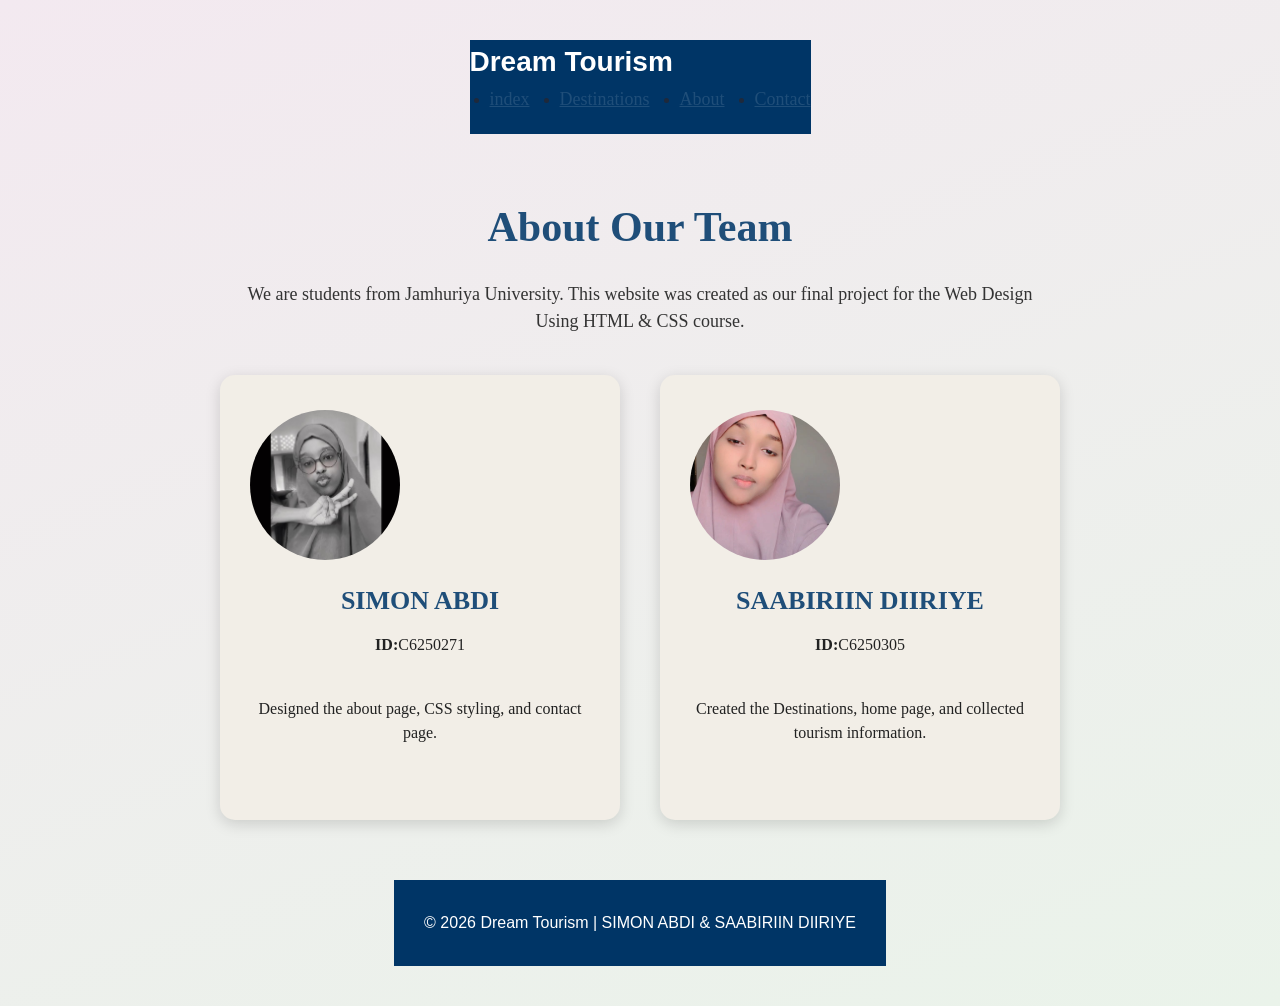
<file: About.html>
<!DOCTYPE html>
<html lang="en">
<head>
    <meta charset="UTF-8">
    <meta name="viewport" content="width=device-width, initial-scale=1.0">
    <title>About Us</title>
    <link rel="stylesheet" href="cdddd.css">
    
</head>
<body>
<style>
    
</style>

<header>
    <div class="logo">
        <h2>Dream Tourism</h2>
    </div>

    <nav>
        <ul>
            <li><a href="index.html">index</a></li>
            <li><a href="Destination.html">Destinations</a></li>
            <li><a href="About.html">About</a></li>
            <li><a href="Contact.html">Contact</a></li>
        </ul>
    </nav>
</header>

<main>

<section class="about">

<h1>About Our Team</h1>

<p>
We are students from Jamhuriya University. This website was created as our final project for the Web Design Using HTML & CSS course.
</p>

<div class="team">

<div class="member">
<img src="simoon.jpeg" alt="Student 1">

<h2>SIMON ABDI</h2>

<p><strong>ID:</strong>C6250271</p>

<p>
Designed the about page, CSS styling, and contact page.
</p>

</div>

<div class="member">

<img src="Saabiriin.jpeg" alt="Student 2">

<h2>SAABIRIIN DIIRIYE</h2>

<p><strong>ID:</strong>C6250305</p>

<p>
Created the Destinations, home page, and collected tourism information.
</p>

</div>

</div>

</section>

</main>

<footer>

<p>
©️ 2026 Dream Tourism | SIMON ABDI & SAABIRIIN DIIRIYE
</p>

</footer>

</body>
</html>
</file>
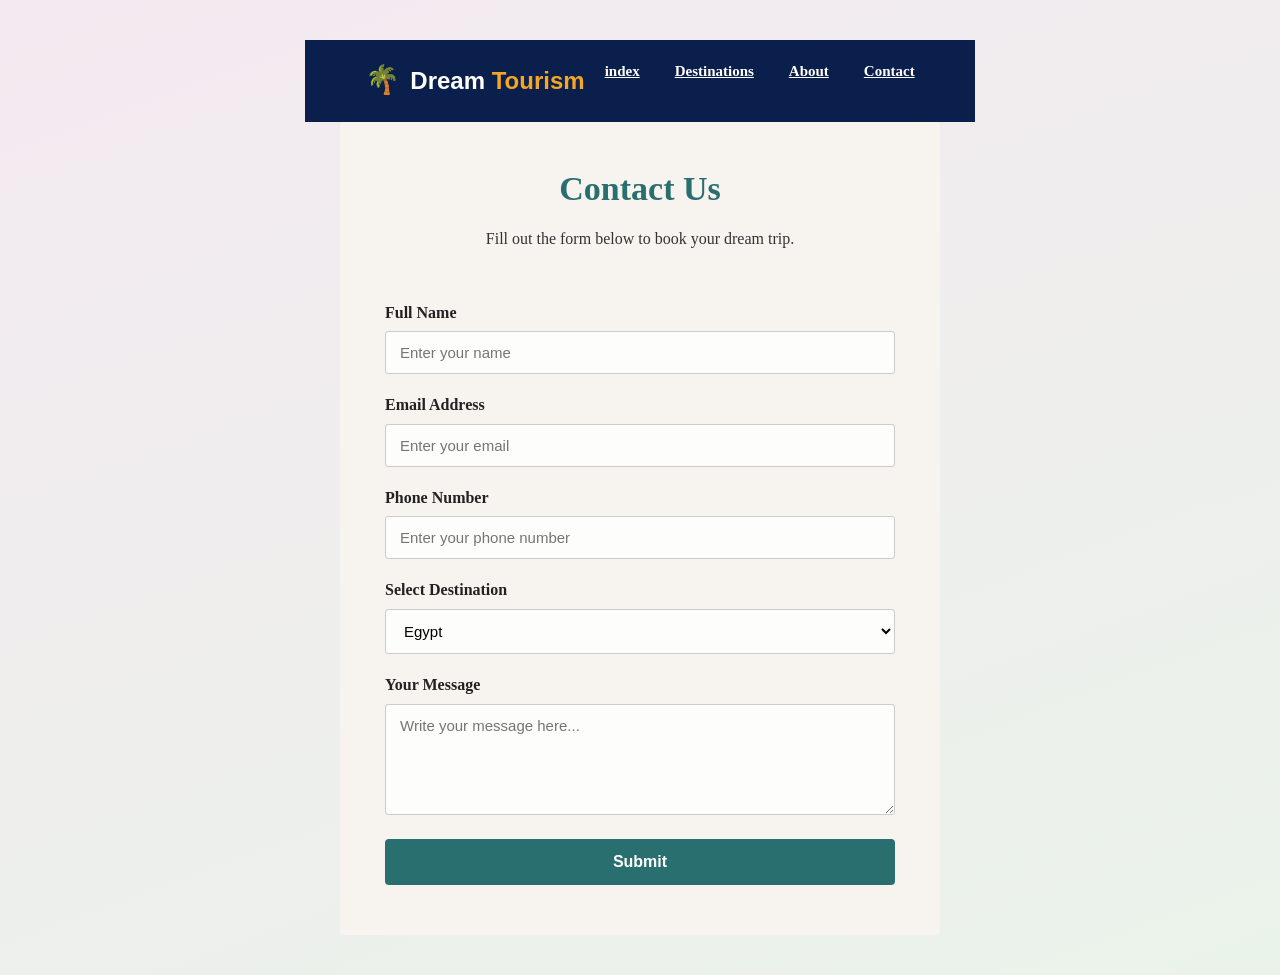
<file: Contact.html>
<!DOCTYPE html>
<html lang="en">
<head>
<meta charset="UTF-8">
<meta name="viewport" content="width=device-width, initial-scale=1.0">
<title>Contact Us</title>
<link rel="stylesheet" href="cdddd.css">
</head>
<body>

  <!-- Header / Navigation -->
  <header class="navbar">
    <div class="logo">
      <span class="logo-icon">🌴</span>
      <h1><span class="logo-dark">Dream</span> <span class="logo-accent">Tourism</span></h1>
    </div>
    <nav>
      <ul class="nav-links">
        <li><a href="index.html">index</a></li>
        <li><a href="Destination.html">Destinations</a></li>
        <li><a href="About.html">About</a></li>
        <li><a href="Contact.html">Contact</a></li>
      </ul>
    </nav>
  </header>
<div class="contact-card">
    <h1>Contact Us</h1>
    <p class="subtitle">Fill out the form below to book your dream trip.</p>

    <form>
        <label for="fullname">Full Name</label>
        <input type="text" id="fullname" name="fullname" placeholder="Enter your name">

        <label for="email">Email Address</label>
        <input type="email" id="email" name="email" placeholder="Enter your email">

        <label for="phone">Phone Number</label>
        <input type="tel" id="phone" name="phone" placeholder="Enter your phone number">

        <label for="destination">Select Destination</label>
        <select id="destination" name="destination">
            
            <option value="egypt">Egypt</option>
            <option value="eyl">Eyl</option>
            <option value="hawaii">Hawaii</option>
            <option value="maldives">Maldives</option>
        </select>

        <label for="message">Your Message</label>
        <textarea id="message" name="message" rows="5" placeholder="Write your message here..."></textarea>

        <button type="submit">Submit</button>
    </form>
</div>

</body>
</html>
</file>
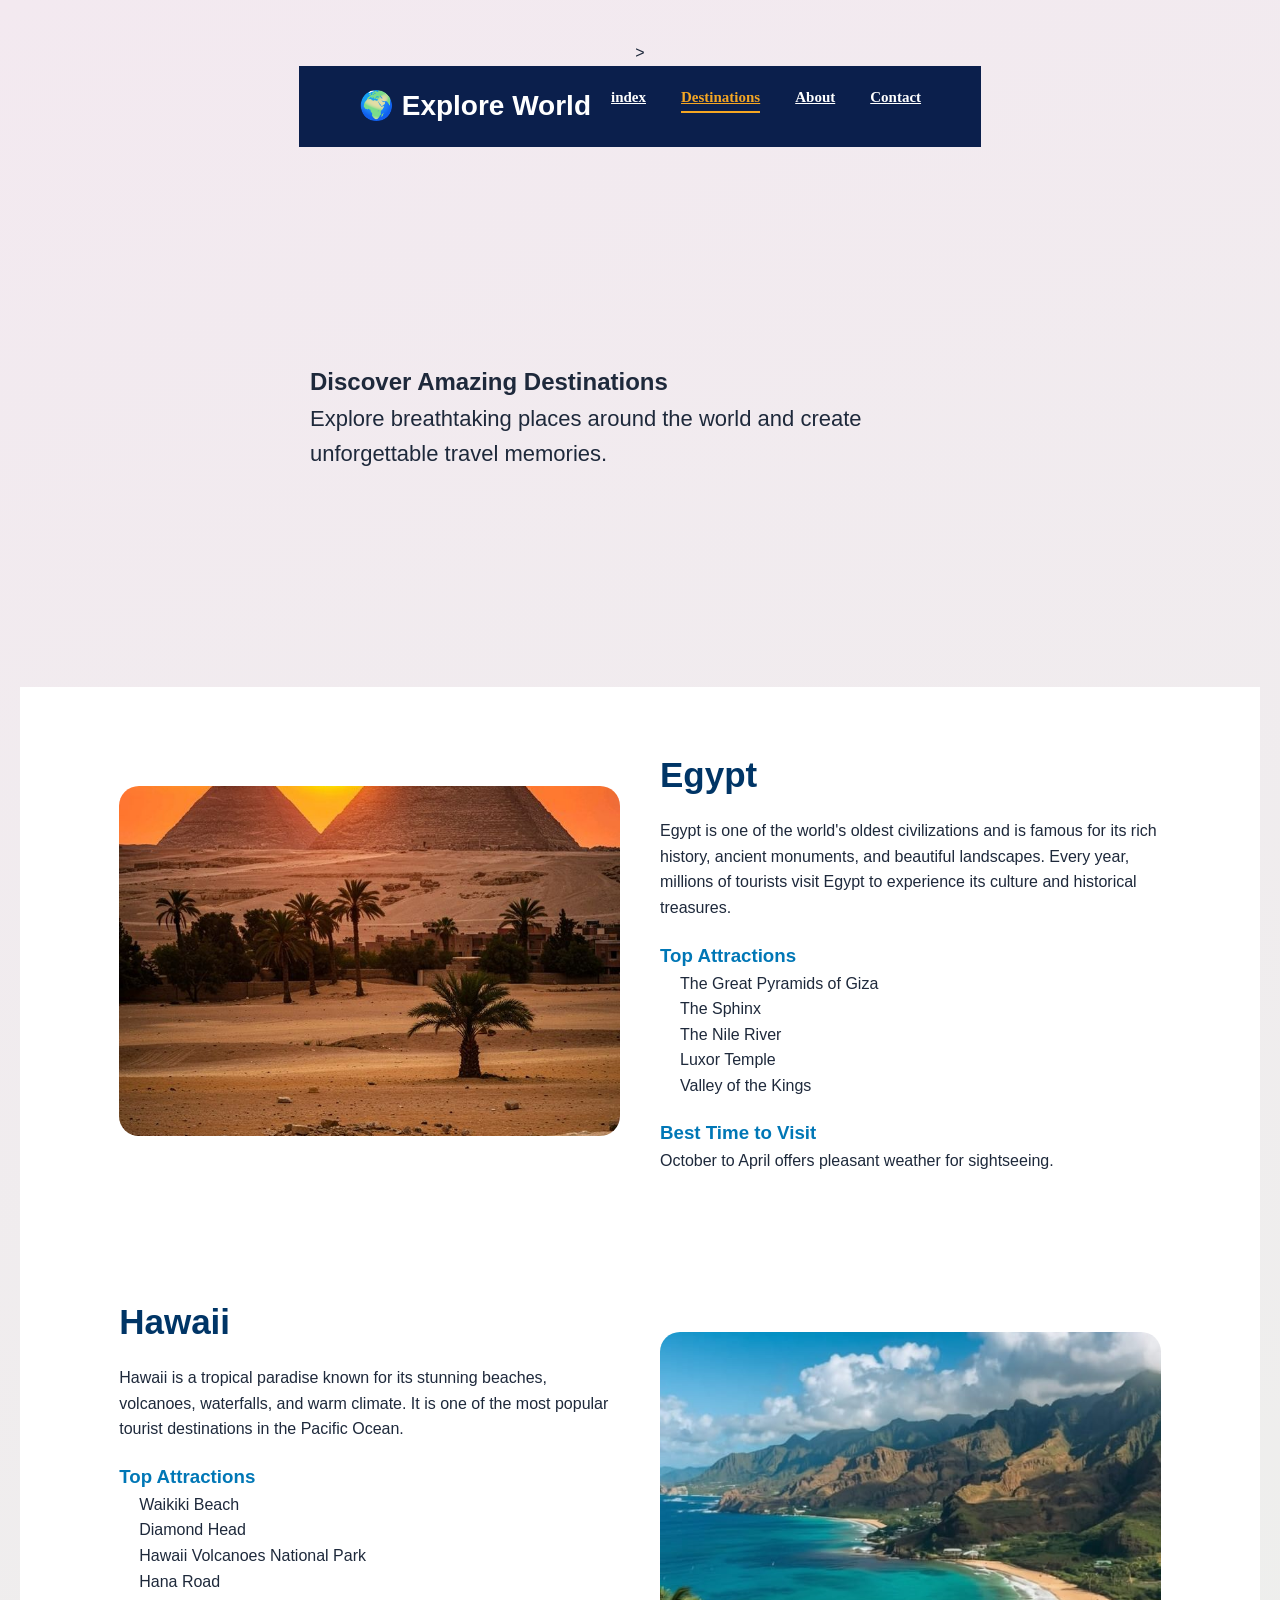
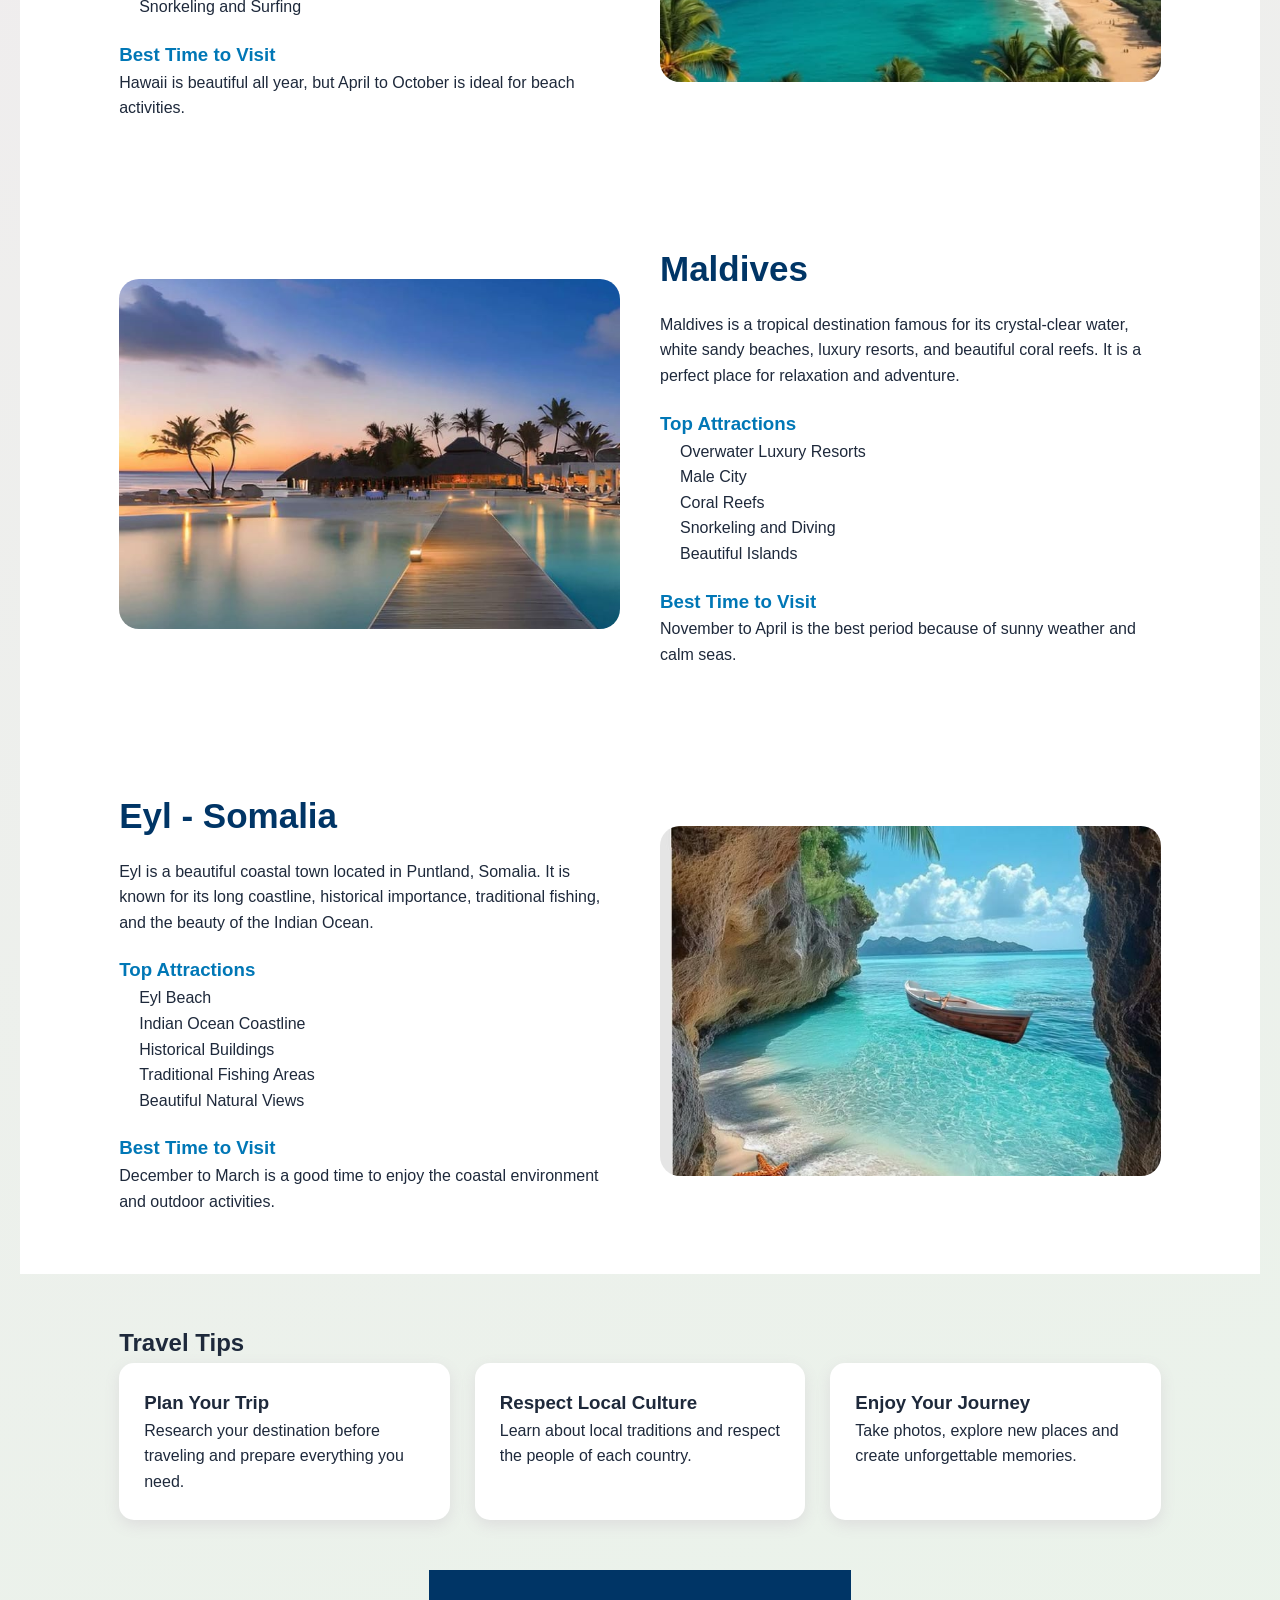
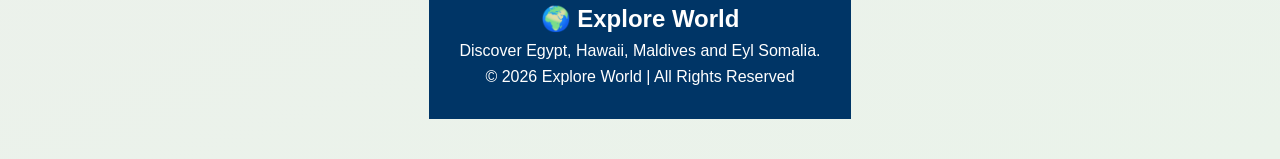
<file: Destination.html>
<!DOCTYPE html>
<html lang="en">

<head>
    <meta charset="UTF-8">
    <meta name="viewport" content="width=device-width, initial-scale=1.0">>
    <title>Destinations | Explore World</title>
    <link rel="stylesheet" href="cdddd.css">
</head>
<body>

    <!-- ================= HEADER ================= -->
     
    <header>

        <nav class="navbar">

            <div class="logo">
                <h2>🌍 Explore World</h2>
            </div>

            <ul class="nav-links">

                <li><a href="index.html">index</a></li>

                <li><a href="Destinations.html" class="active">Destinations</a></li>

                <li><a href="About.html">About</a></li>

                <li><a href="Contact.html">Contact</a></li>

            </ul>

        </nav>

    </header>

    <!-- ================= HERO ================= -->

    <section class="destination-hero">

        <div class="hero-content">

            <h1>Discover Amazing Destinations</h1>

            <p>
                Explore breathtaking places around the world and
                create unforgettable travel memories.
            </p>

        </div>

    </section>

    <!-- ================= EGYPT ================= -->

    <section class="country">

        <div class="country-image">

            <img src="egypt.jpeg" alt="The Great Pyramids of egypt">

        </div>

        <div class="country-text">

            <h2>Egypt</h2>

            <p>
                Egypt is one of the world's oldest civilizations and
                is famous for its rich history, ancient monuments,
                and beautiful landscapes. Every year, millions of
                tourists visit Egypt to experience its culture and
                historical treasures.
            </p>

            <h3>Top Attractions</h3>

            <ul>

                <li>The Great Pyramids of Giza</li>

                <li>The Sphinx</li>

                <li>The Nile River</li>

                <li>Luxor Temple</li>

                <li>Valley of the Kings</li>

            </ul>

            <h3>Best Time to Visit</h3>

            <p>
                October to April offers pleasant weather for sightseeing.
            </p>

        </div>

    </section>

    <!-- ================= HAWAII ================= -->

    <section class="country reverse">

        <div class="country-image">

            <img src="hawaii.jpeg" alt="Beautiful hawaii Beach">

        </div>

        <div class="country-text">

            <h2>Hawaii</h2>

            <p>
                Hawaii is a tropical paradise known for its stunning
                beaches, volcanoes, waterfalls, and warm climate.
                It is one of the most popular tourist destinations
                in the Pacific Ocean.
            </p>

            <h3>Top Attractions</h3>

            <ul>

                <li>Waikiki Beach</li>

                <li>Diamond Head</li>

                <li>Hawaii Volcanoes National Park</li>

                <li>Hana Road</li>

                <li>Snorkeling and Surfing</li>

            </ul>

            <h3>Best Time to Visit</h3>

            <p>
                Hawaii is beautiful all year, but April to October
                is ideal for beach activities.
            </p>

        </div>

    </section>
    <!-- ================= MALDIVES ================= -->

    <section class="country">

        <div class="country-image">

            <img src="meldev.jpeg" alt="Beautiful maldives Island">

        </div>

        <div class="country-text">

            <h2>Maldives</h2>

            <p>
                Maldives is a tropical destination famous for its
                crystal-clear water, white sandy beaches, luxury
                resorts, and beautiful coral reefs. It is a perfect
                place for relaxation and adventure.
            </p>

            <h3>Top Attractions</h3>

            <ul>

                <li>Overwater Luxury Resorts</li>

                <li>Male City</li>

                <li>Coral Reefs</li>

                <li>Snorkeling and Diving</li>

                <li>Beautiful Islands</li>

            </ul>

            <h3>Best Time to Visit</h3>

            <p>
                November to April is the best period because of
                sunny weather and calm seas.
            </p>

        </div>

    </section>


    <!-- ================= EYL SOMALIA ================= -->

    <section class="country reverse">

        <div class="country-image">

            <img src="eyl-somalia.jpeg" alt="eyl somalia Coast">

        </div>


        <div class="country-text">

            <h2>Eyl - Somalia</h2>

            <p>
                Eyl is a beautiful coastal town located in Puntland,
                Somalia. It is known for its long coastline,
                historical importance, traditional fishing,
                and the beauty of the Indian Ocean.
            </p>


            <h3>Top Attractions</h3>

            <ul>

                <li>Eyl Beach</li>

                <li>Indian Ocean Coastline</li>

                <li>Historical Buildings</li>

                <li>Traditional Fishing Areas</li>

                <li>Beautiful Natural Views</li>

            </ul>


            <h3>Best Time to Visit</h3>

            <p>
                December to March is a good time to enjoy the
                coastal environment and outdoor activities.
            </p>

        </div>

    </section>


    <!-- ================= TRAVEL TIPS ================= -->

    <section class="travel-tips">

        <h2>Travel Tips</h2>


        <div class="tips-container">


            <div class="tip">

                <h3>Plan Your Trip</h3>

                <p>
                    Research your destination before traveling
                    and prepare everything you need.
                </p>

            </div>


            <div class="tip">

                <h3>Respect Local Culture</h3>

                <p>
                    Learn about local traditions and respect
                    the people of each country.
                </p>

            </div>


            <div class="tip">

                <h3>Enjoy Your Journey</h3>

                <p>
                    Take photos, explore new places and create
                    unforgettable memories.
                </p>

            </div>


        </div>

    </section>


    <!-- ================= FOOTER ================= -->

    <footer>

        <div class="footer-content">

            <h2>🌍 Explore World</h2>

            <p>
                Discover Egypt, Hawaii, Maldives and Eyl Somalia.
            </p>


            <p>
                © 2026 Explore World | All Rights Reserved
            </p>

        </div>

    </footer>


</body>

</html>
</file>
<file: cdddd.css>
/* GENERAL STYLE  */

*{
    margin:0;
    padding:0;
    box-sizing:border-box;
}

body{
    font-family: Arial, sans-serif;
    line-height:1.6;
    color:#333;
    background:#f8f9fa;
}


a{
    text-decoration:none;
    color:inherit;
}


img{
    width:100%;
    display:block;
}

header{
    background:#003566;
    position:sticky;
    top:0;
    z-index:1000;
}


.navbar{

    display:flex;
    justify-content:space-between;
    align-items:center;

    padding:20px 8%;
}


.logo h2{

    color:white;
    font-size:28px;

}



.nav-links{

    display:flex;
    list-style:none;
    gap:30px;

}


.nav-links a{

    color:white;
    font-size:18px;
    transition:0.3s;

}



.nav-links a:hover,
.nav-links .active{

    color:#ffd60a;

}


.hero{

    height:90vh;

    background:

    linear-gradient(
    rgba(0,0,0,0.5),
    rgba(0,0,0,0.5)
    ),


        /* url("../images/travel.jpg"); */
        url("/images/meldev.jpg");



    background-size:cover;

    background-position:center;

    display:flex;

    justify-content:center;

    align-items:center;

    text-align:center;

}



.hero-text{

    color:white;

    max-width:800px;

}


.hero-text h1{

    font-size:55px;

    margin-bottom:20px;

}


.hero-text p{

    font-size:22px;

    margin-bottom:30px;

}



.btn{

    background:#ffd60a;

    padding:15px 35px;

    border-radius:30px;

    font-weight:bold;

    transition:0.3s;

}



.btn:hover{

    background:white;

    color:#003566;

}



.title{

    text-align:center;

    font-size:35px;

    margin:50px 0 30px;

    color:#003566;

}


.destination{

    padding:20px 8%;

}


.card-container{

    display:grid;

    grid-template-columns:repeat(4,1fr);

    gap:25px;

}



.card{

    background:white;

    border-radius:15px;

    overflow:hidden;

    box-shadow:0 5px 15px rgba(0,0,0,0.2);

    transition:0.4s;

}



.card:hover{

    transform:translateY(-10px);

}



.card img{

    height:220px;

    object-fit:cover;

}


.card-content{

    padding:20px;

}



.card-content h3{

    color:#003566;

    margin-bottom:10px;

}


.card-content a{

    color:#0077b6;

    font-weight:bold;

}


.why-us{

    padding:40px 8%;

}



.features{

    display:flex;

    gap:25px;

}



.feature-box{

    background:white;

    padding:25px;

    border-radius:15px;

    box-shadow:0 5px 15px #ddd;

    flex:1;

}






.gallery{

    padding:40px 8%;

}



.gallery-container{

    display:grid;

    grid-template-columns:repeat(4,1fr);

    gap:20px;

}



.gallery img{

    height:250px;

    object-fit:cover;

    border-radius:15px;

}


.destination-hero{

    height:60vh;

    background-image: linear-gradient(0,0,0,0.5),rgba (0,0,0,0.5),
    url("./meldev.jpeg");
    background-size: cover;
    background-position: center;
    display: flex;
    justify-content: center;
    align-items: center;
}

    linear-gradient(
    rgba(0,0,0,.5),
    rgba(0,0,0,.5)
    ),

    url("../images/meldev.jpeg");


    background-size:cover;

    background-position:center;

    display:flex;

    justify-content:center;

    align-items:center;

    text-align:center;

    color:white;

}



.hero-content h1{

    font-size:50px;

}


.hero-content p{

    font-size:22px;

}






.country{

    display:flex;

    align-items:center;

    gap:40px;

    padding:60px 8%;

    background:white;

}



.country.reverse{

    flex-direction:row-reverse;

}


.country-image{

    flex:1;

}


.country-image img{

    height:350px;

    object-fit:cover;

    border-radius:20px;

}



.country-text{

    flex:1;

}



.country-text h2{

    color:#003566;

    font-size:35px;

    margin-bottom:15px;

}


.country-text h3{

    color:#0077b6;

    margin-top:20px;

}


.country-text ul{

    margin-left:20px;

}

.travel-tips{

    padding:50px 8%;

}



.tips-container{

    display:flex;

    gap:25px;

}



.tip{

    background:white;

    padding:25px;

    border-radius:15px;

    box-shadow:0 5px 15px #ddd;

    flex:1;

}





footer{

    background:#003566;

    color:white;

    text-align:center;

    padding:30px;

}






@media(max-width:992px){


    .card-container{

        grid-template-columns:repeat(2,1fr);

    }


    .gallery-container{

        grid-template-columns:repeat(2,1fr);

    }


    .country{

        flex-direction:column;

    }


    .country.reverse{

        flex-direction:column;

    }


}



@media(max-width:600px){


    .navbar{

        flex-direction:column;

        gap:20px;

    }


    .nav-links{

        flex-direction:column;

        text-align:center;

    }



    .hero-text h1{

        font-size:35px;

    }



    .card-container{

        grid-template-columns:1fr;

    }



    .features{

        flex-direction:column;

    }



    .gallery-container{

        grid-template-columns:1fr;

    }



    .hero-content h1{

        font-size:35px;

    }

}

/* home.css */

/* ===== Reset & Base ===== */
* {
  margin: 0;
  padding: 0;
  box-sizing: border-box;
}

body {
  font-family: 'Segoe UI', Arial, sans-serif;
  color: #1e293b;
  background-color: #f4f6f9;
}

a {
  text-decoration: none;
}

ul {
  list-style: none;
}

/* ===== Navbar ===== */
.navbar {
  display: flex;
  justify-content: space-between;
  align-items: center;
  background-color: #0b1f4c;
  padding: 18px 60px;
}

.logo {
  display: flex;
  align-items: center;
  gap: 10px;
}

.logo-icon {
  font-size: 28px;
}

.logo h1 {
  font-size: 24px;
  font-weight: 700;
}

.logo-dark {
  color: #ffffff;
}

.logo-accent {
  color: #f5a623;
}

.nav-links {
  display: flex;
  gap: 35px;
}

.nav-links a {
  color: #ffffff;
  font-weight: 600;
  font-size: 15px;
  padding-bottom: 6px;
  transition: color 0.2s ease;
}

.nav-links a:hover {
  color: #f5a623;
}

.nav-links a.active {
  color: #f5a623;
  border-bottom: 2px solid #f5a623;
}

/* ===== Hero Section ===== */
.hero {
  position: relative;
  height: 480px;
  background-image: linear-gradient(rgba(white), rgba(white)),
    url("images/Saabiriin.jpeg");
  background-size: cover;
  background-position: center;
  display: flex;
  align-items: center;
  justify-content: center;
  text-align: center;
}

.hero-content {
  max-width: 700px;
  padding: 0 20px;
}

.hero-explore {
  font-family: 'Brush Script MT', cursive;
  font-size: 42px;
  color: #f5a623;
  margin-bottom: -10px;
}

.hero-title {
  font-size: 48px;
  font-weight: 800;
  color: #ffffff;
  text-shadow: 0 2px 8px rgba(0,0,0,0.4);
  margin-bottom: 18px;
}

.hero-subtitle {
  color: #eef2f7;
  font-size: 17px;
  line-height: 1.6;
  margin-bottom: 28px;
}

.btn-cta {
  display: inline-block;
  background-color: #f5a623;
  color: #0b1f4c;
  font-weight: 700;
  padding: 14px 30px;
  border-radius: 30px;
  font-size: 15px;
  transition: transform 0.2s ease, background-color 0.2s ease;
}

.btn-cta:hover {
  background-color: #e0961a;
  transform: translateY(-2px);
}

/* ===== Destinations Section ===== */
.destinations {
  text-align: center;
  padding: 60px 60px 80px;
}

.section-title {
  color: #0b1f4c;
  font-size: 32px;
  font-weight: 800;
  margin-bottom: 12px;
}

.title-underline {
  display: block;
  width: 60px;
  height: 3px;
  background-color: #f5a623;
  margin: 0 auto 40px;
}

.cards-grid {
  display: grid;
  grid-template-columns: repeat(4, 1fr);
  gap: 25px;
}

.card {
  background-color: #ffffff;
  border-radius: 12px;
  overflow: hidden;
  box-shadow: 0 4px 14px rgba(0, 0, 0, 0.08);
  text-align: left;
  transition: transform 0.25s ease, box-shadow 0.25s ease;
}

.card:hover {
  transform: translateY(-6px);
  box-shadow: 0 10px 24px rgba(0, 0, 0, 0.15);
}

.card img {
  width: 100%;
  height: 160px;
  object-fit: cover;
}

.card-body {
  padding: 18px 20px 22px;
}

.card-location {
  font-weight: 700;
  font-size: 16px;
  color: #0b1f4c;
  margin-bottom: 10px;
}

.card-text {
  font-size: 14px;
  color: #64748b;
  line-height: 1.5;
  margin-bottom: 16px;
  min-height: 60px;
}

.learn-more {
  font-weight: 600;
  font-size: 14px;
}

.learn-more.blue { color: blue; }
.learn-more.green { color: #16a34a; }
.learn-more.orange { color: #ea580c; }
.learn-more.purple { color: #7c3aed; }

/* ===== Footer ===== */
.footer {
  background-color: #0b1f4c;
  color:white;
  text-align: center;
  padding: 30px 20px;
}

.footer p {
  font-size: 14px;
  margin-bottom: 6px;
  color: #d5dcea;
}

.social-icons {
  margin-top: 15px;
  display: flex;
  justify-content: center;
  gap: 14px;
}

.social-icons a {
  width: 34px;
  height: 34px;
  border-radius: 50%;
  background-color: white;
  display: flex;
  align-items: center;
  justify-content: center;
  font-size: 15px;
}

/* ===== Responsive ===== */
@media (max-width: 992px) {
  .cards-grid {
    grid-template-columns: repeat(2, 1fr);
  }
}

@media (max-width: 600px) {
  .navbar {
    flex-direction: column;
    gap: 15px;
    padding: 15px 20px;
  }
  .nav-links {
    gap: 18px;
  }
  .hero-title {
    font-size: 32px;
  }
  .cards-grid {
    grid-template-columns: 1fr;
  }
  .destinations {
    padding: 50px 20px;
  }
}

/* about.css */

* {
    margin: 0;
    padding: 0;
    box-sizing: border-box;
}

body {
    font-family: 'Segoe UI', Arial, sans-serif;
    background: linear-gradient(160deg, #f3e9f0 0%, #eaf3ea 100%);
    min-height: 100vh;
    display: flex;
    flex-direction: column;
    align-items: center;
    padding: 40px 20px;
}

/* ============================
   NAVIGATION
============================ */

nav ul {
    list-style: disc;
    display: flex;
    gap: 30px;
    padding-left: 20px;
    align-self: flex-start;
    margin-bottom: 20px;
}

nav a {
    font-family: 'Georgia', 'Times New Roman', serif;
    font-size: 18px;
    color: #1f4e79;
    text-decoration: underline;
}

/* ============================
   ABOUT / TEAM SECTION
============================ */

.about{
    padding:60px 20px;
    text-align:center;
}

.about h1{
    font-family:'Georgia','Times New Roman',serif;
    font-size:42px;
    color:#1f4e79;
    margin-bottom:20px;
}

.about p{
    font-family:'Georgia','Times New Roman',serif;
    font-size:18px;
    color:#333;
    max-width:800px;
    margin:0 auto 40px;
    line-height:1.5;
}

.team{
    display:flex;
    justify-content:center;
    align-items:stretch;
    gap:40px;
    flex-wrap:wrap;
}

.member{
    width:400px;
    background:#f2eee7;
    padding:35px 30px;
    border-radius:15px;
    box-shadow:0 4px 15px rgba(0,0,0,0.15);
    text-align:center;
}

.member img{
    width:150px;
    height:150px;
    border-radius:50%;
    object-fit:cover;
    margin-bottom:20px;
    filter:none;
}

.member h2{
    font-family:'Georgia','Times New Roman',serif;
    color:#1f4e79;
    font-size:26px;
    margin-bottom:12px;
}

.member p{
    font-family:'Georgia','Times New Roman',serif;
    font-size:16px;
    color:#222;
    line-height:1.5;
}

.member .id{
    font-weight:bold;
    margin-bottom:15px;
}

@media(max-width:768px){
    .team{
        flex-direction:column;
        align-items:center;
    }
}

/* ============================
   CONTACT FORM SECTION
============================ */

.contact-card {
    background: #f7f3ee;
    max-width: 600px;
    width: 100%;
    padding: 40px 45px 50px;
    border-radius: 4px;
    box-shadow: 0 4px 20px rgba(white,white,white);
}

.contact-card h1 {
    font-family: 'Georgia', 'Times New Roman', serif;
    font-size: 34px;
    text-align: center;
    color: #2a6f6f;
    margin-bottom: 10px;
}

.subtitle {
    font-family: 'Georgia', 'Times New Roman', serif;
    text-align: center;
    color: #333;
    font-size: 16px;
    margin-bottom: 30px;
}

.contact-card form {
    display: flex;
    flex-direction: column;
}

.contact-card label {
    font-family: 'Georgia', 'Times New Roman', serif;
    font-weight: bold;
    font-size: 16px;
    color: #222;
    margin-top: 18px;
    margin-bottom: 6px;
}

.contact-card input,
.contact-card select,
.contact-card textarea {
    padding: 12px 14px;
    border: 1px solid #ccc;
    border-radius: 3px;
    font-size: 15px;
    font-family: 'Segoe UI', Arial, sans-serif;
    background: #fdfdfb;
    outline: none;
}

.contact-card input:focus,
.contact-card select:focus,
.contact-card textarea:focus {
    border-color: #2a6f6f;
}

.contact-card textarea {
    resize: vertical;
}

.contact-card button {
    margin-top: 24px;
    background: #2a6f6f;
    color: #fff;
    border: none;
    padding: 14px;
    border-radius: 4px;
    font-size: 16px;
    font-weight: bold;
    cursor: pointer;
    transition: background 0.2s ease;
}

.contact-card button:hover {
    background: #e8943a;
}
</file>
